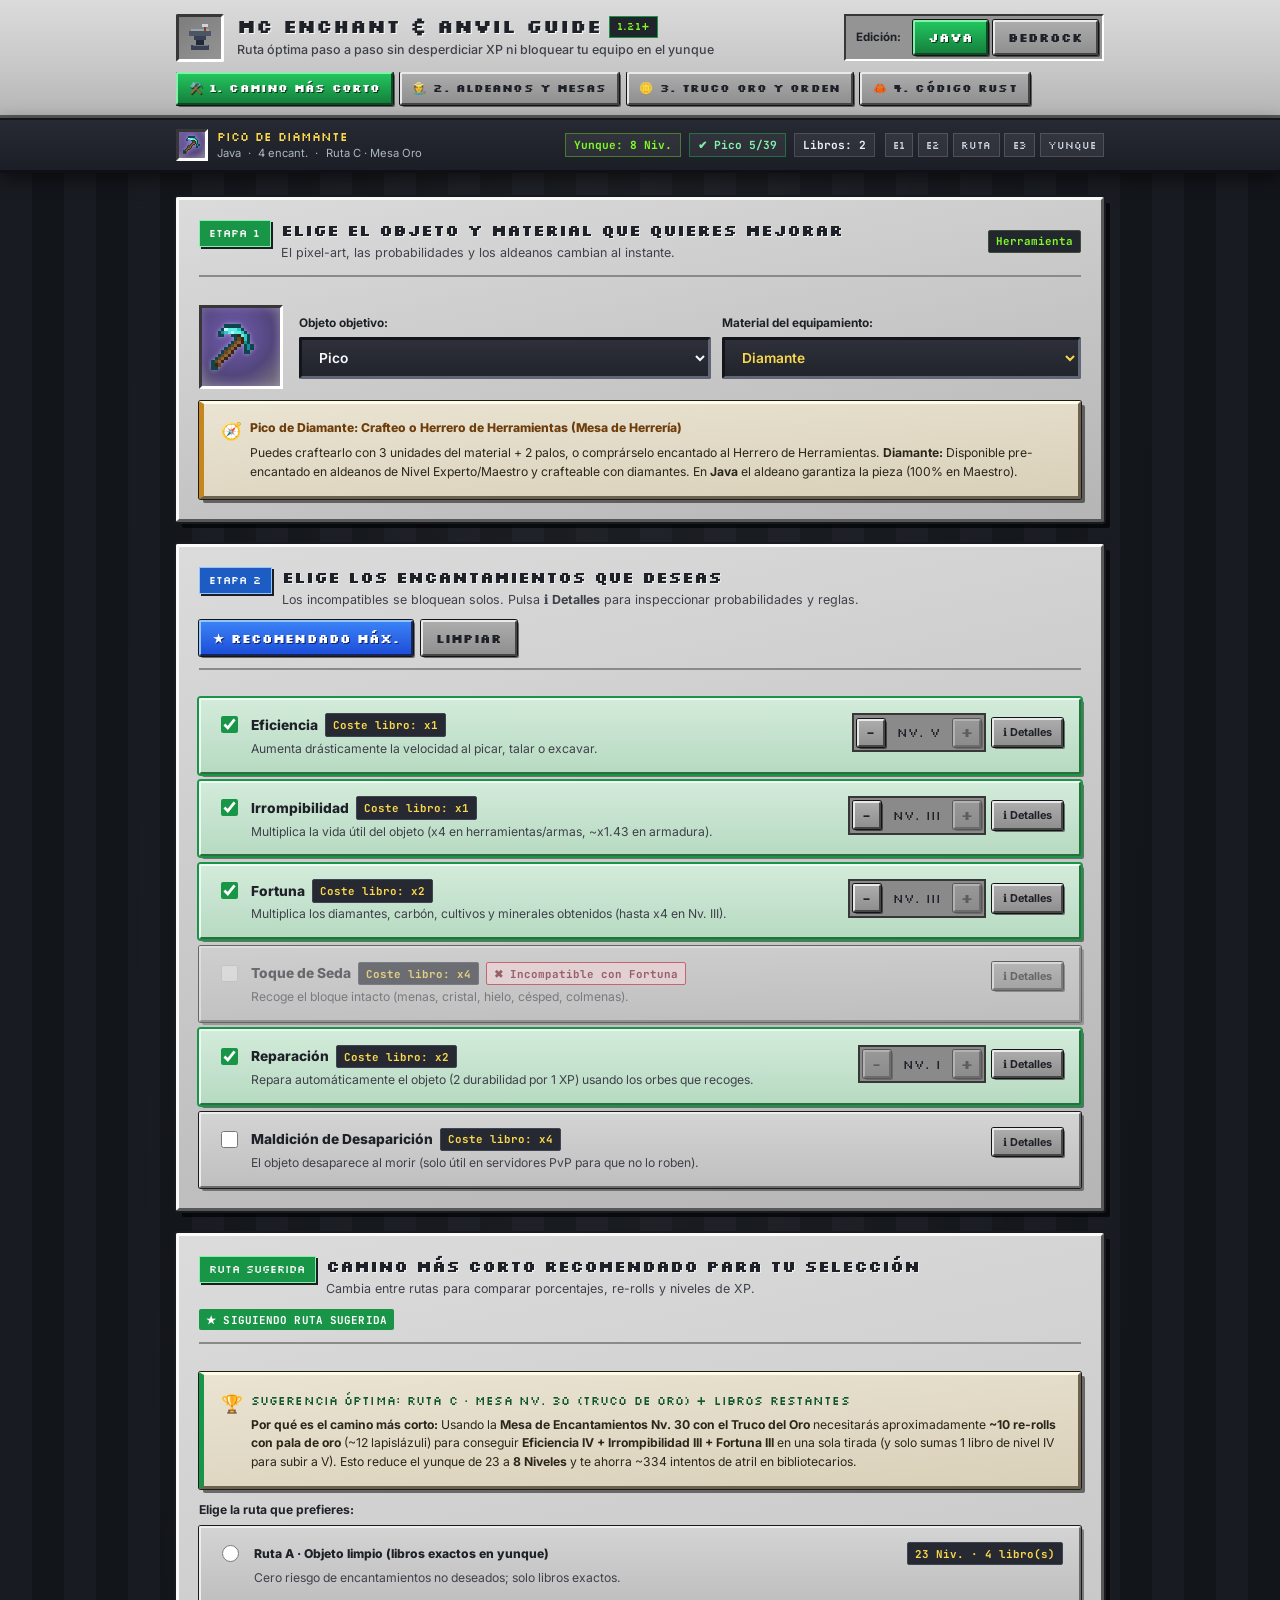
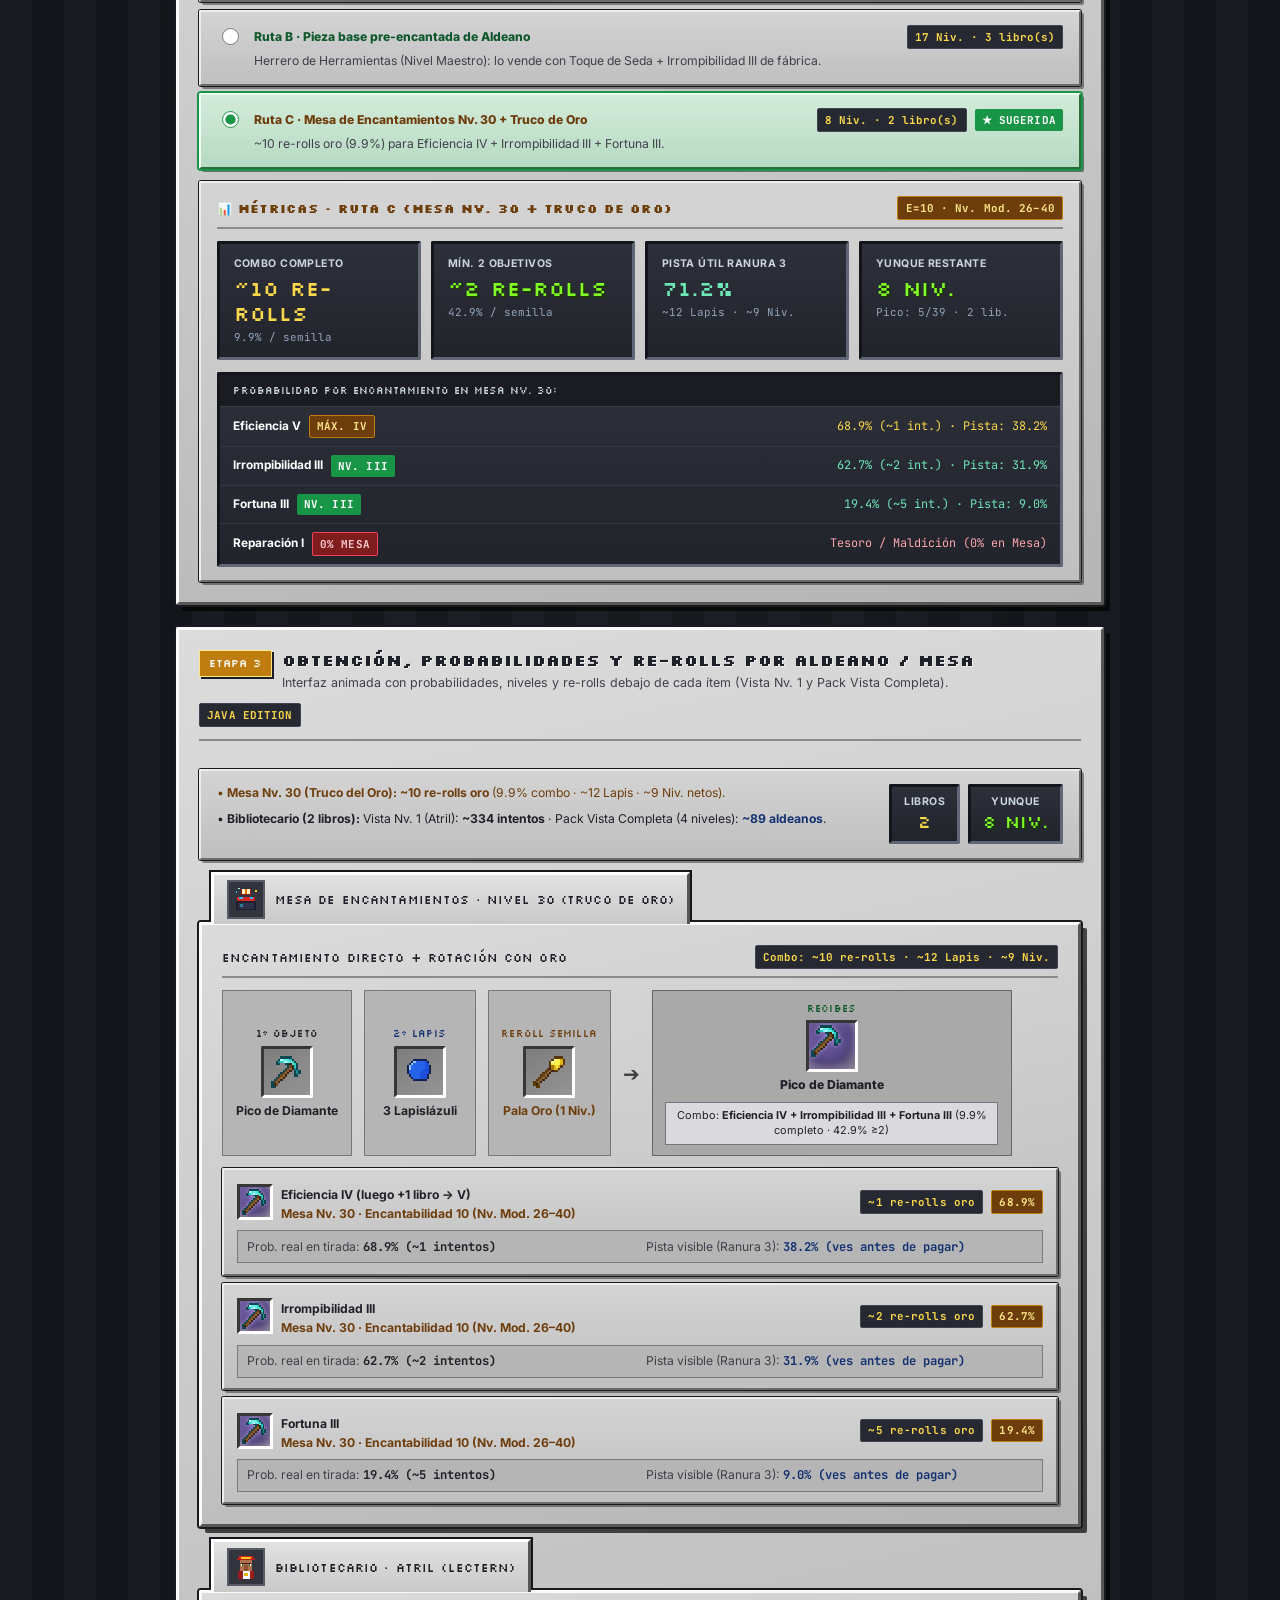
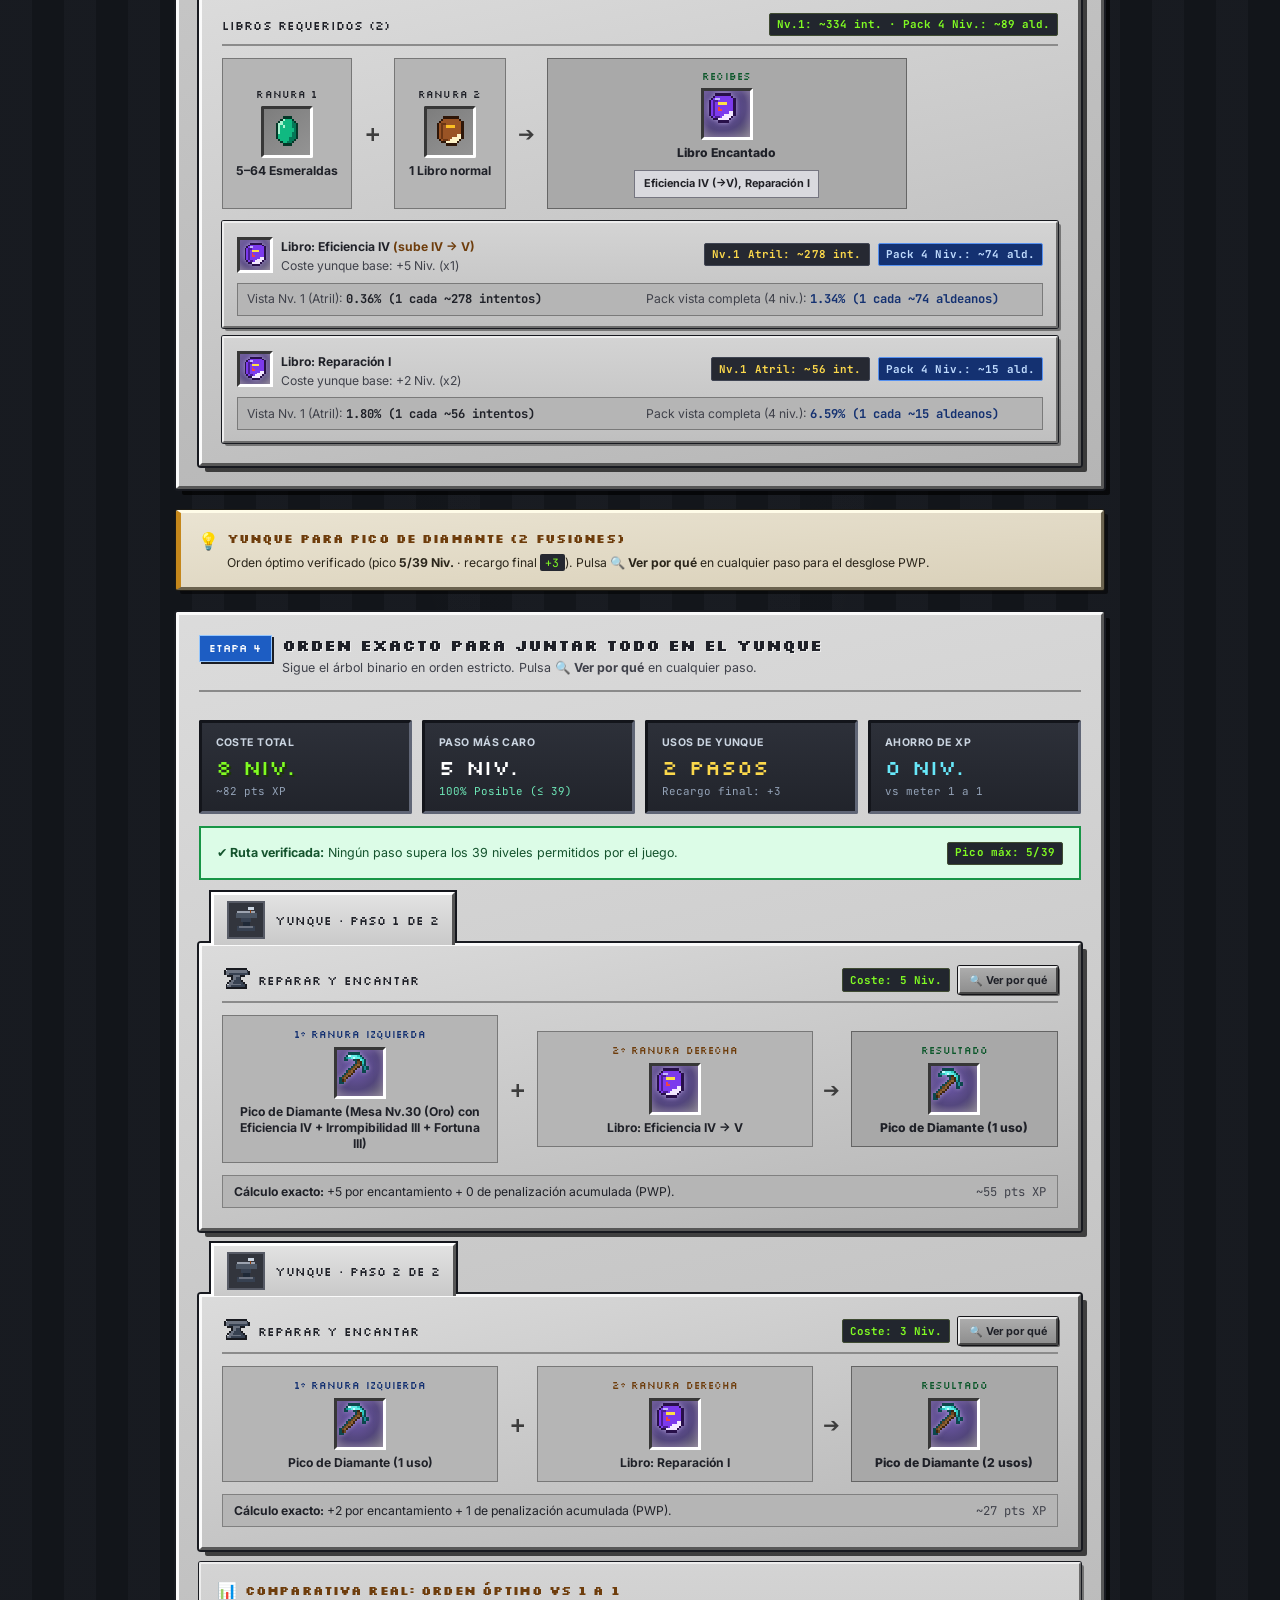
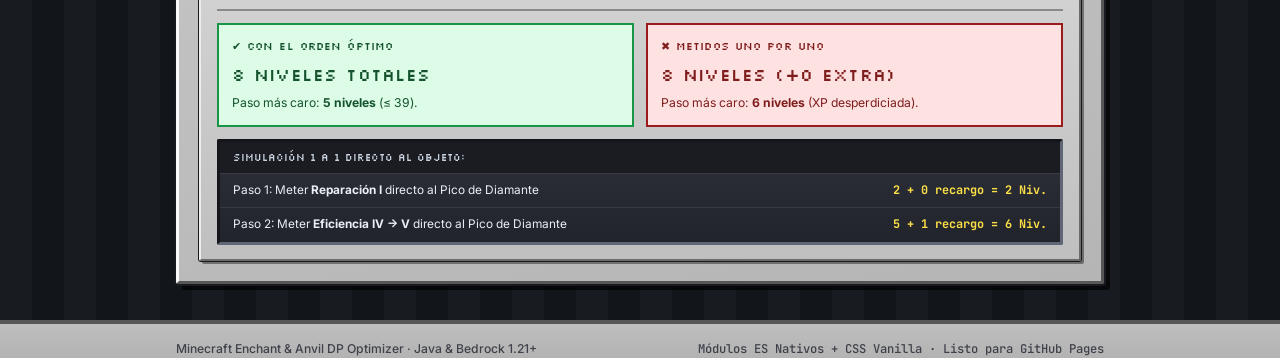
<file: index.html>
<!DOCTYPE html>
<html lang="es">
<head>
  <meta charset="UTF-8" />
  <meta name="viewport" content="width=device-width, initial-scale=1.0" />
  <title>Minecraft Enchant &amp; Anvil DP Optimizer (1.21+ Java &amp; Bedrock)</title>
  <meta name="description" content="Calculadora interactiva con pixel-art animado fiel a Minecraft y motor Bitmask DP que encuentra el camino más corto y barato en XP para encantar cualquier equipamiento de Minecraft 1.21+ Java y Bedrock sin llegar a ¡Demasiado caro!" />
  <link rel="icon" type="image/svg+xml" href="data:image/svg+xml,%3Csvg xmlns='http://www.w3.org/2000/svg' viewBox='0 0 16 16' shape-rendering='crispEdges'%3E%3Crect width='16' height='16' fill='%23181a22'/%3E%3Crect x='2' y='3' width='12' height='3' fill='%236b7280'/%3E%3Crect x='3' y='2' width='10' height='1' fill='%23d1d5db'/%3E%3Crect x='5' y='6' width='6' height='2' fill='%234b5563'/%3E%3Crect x='6' y='8' width='4' height='3' fill='%23374151'/%3E%3Crect x='3' y='11' width='10' height='3' fill='%234b5563'/%3E%3C/svg%3E" />
  <link rel="preconnect" href="https://fonts.googleapis.com" />
  <link rel="preconnect" href="https://fonts.gstatic.com" crossorigin />
  <link href="https://fonts.googleapis.com/css2?family=Inter:wght@400;500;600;700;800&family=JetBrains+Mono:wght@500;700;800&family=Silkscreen:wght@400;700&display=swap" rel="stylesheet" />
  <link rel="stylesheet" href="./css/tokens.css" />
  <link rel="stylesheet" href="./css/components.css" />
  <link rel="stylesheet" href="./css/animations.css" />
</head>
<body>
  <!-- ======================================================================= -->
  <!-- CABECERA ESTILO GUI PIEDRA MINECRAFT                                    -->
  <!-- ======================================================================= -->
  <header class="mc-header">
    <div class="mc-container">
      <div class="mc-header-top">
        <div class="mc-brand">
          <button type="button" id="header-anvil-icon" class="mc-slot mc-slot-header mc-slot-interactive" aria-label="Animar yunque de cabecera" title="¡CLANK! Haz clic en el yunque"></button>
          <div>
            <div class="mc-brand-title-row">
              <h1>MC Enchant &amp; Anvil Guide</h1>
              <span class="mc-version-tag">1.21+</span>
            </div>
            <p class="mc-brand-sub">Ruta óptima paso a paso sin desperdiciar XP ni bloquear tu equipo en el yunque</p>
          </div>
        </div>

        <div class="mc-edition-switch" role="group" aria-label="Selector de edición de Minecraft">
          <span class="mc-edition-label">Edición:</span>
          <button type="button" id="btn-ed-java" class="mc-btn mc-tab-active font-pixel" aria-pressed="true">Java</button>
          <button type="button" id="btn-ed-bedrock" class="mc-btn font-pixel" aria-pressed="false">Bedrock</button>
        </div>
      </div>

      <nav class="mc-nav" role="tablist" aria-label="Secciones de la calculadora">
        <button type="button" id="tab-btn-calc" data-tab-target="calc" role="tab" aria-selected="true" class="mc-btn mc-tab-active font-pixel">
          ⚒️ 1. Camino Más Corto
        </button>
        <button type="button" id="tab-btn-villagers" data-tab-target="villagers" role="tab" aria-selected="false" class="mc-btn font-pixel">
          🧑‍🌾 2. Aldeanos y Mesas
        </button>
        <button type="button" id="tab-btn-theory" data-tab-target="theory" role="tab" aria-selected="false" class="mc-btn font-pixel">
          🪙 3. Truco Oro y Orden
        </button>
        <button type="button" id="tab-btn-rust" data-tab-target="rust" role="tab" aria-selected="false" class="mc-btn font-pixel">
          🦀 4. Código Rust
        </button>
      </nav>
    </div>
  </header>

  <!-- Barra de Resumen Vivo Sticky (siempre visible, compacta en PC y móvil) -->
  <div class="mc-live-strip" aria-live="polite">
    <div class="mc-container mc-live-strip-inner">
      <div class="mc-live-identity">
        <div id="live-strip-icon" class="mc-live-slot-mini mc-slot"></div>
        <div style="min-width:0;">
          <div id="live-strip-name" class="mc-live-item-name">Pico de Diamante</div>
          <div id="live-strip-meta" class="mc-live-meta"></div>
        </div>
      </div>

      <div class="flex-row" style="gap:0.6rem;">
        <div id="live-strip-kpis" class="mc-live-kpis"></div>
        <div class="mc-quick-jumps" aria-label="Accesos rápidos de etapa">
          <a class="mc-jump-link" href="#stage-1">E1</a>
          <a class="mc-jump-link" href="#stage-2">E2</a>
          <a class="mc-jump-link" href="#route-recommendation-section">Ruta</a>
          <a class="mc-jump-link" href="#stage-3">E3</a>
          <a class="mc-jump-link" href="#stage-4">Yunque</a>
        </div>
      </div>
    </div>
  </div>

  <!-- ======================================================================= -->
  <!-- CONTENEDOR PRINCIPAL                                                    -->
  <!-- ======================================================================= -->
  <main class="mc-main">
    <div class="mc-container">

      <!-- =================================================================== -->
      <!-- PESTAÑA 1: RECORRIDO LINEAL LIMPIO (ETAPAS 1 -> 2 -> RUTA -> 3 -> 4) -->
      <!-- =================================================================== -->
      <div id="tab-calc" class="mc-stack" role="tabpanel" aria-labelledby="tab-btn-calc">

        <!-- ETAPA 1: ELIGE TU OBJETO Y MATERIAL -->
        <section id="stage-1" class="mc-panel mc-stack-sm">
          <div class="mc-panel-header">
            <div class="mc-panel-title-group">
              <span class="mc-stage-tag mc-stage-tag--emerald">ETAPA 1</span>
              <div>
                <h2 class="mc-panel-title">Elige el objeto y material que quieres mejorar</h2>
                <p class="mc-panel-subtitle">El pixel-art, las probabilidades y los aldeanos cambian al instante.</p>
              </div>
            </div>
            <span id="item-category-badge" class="mc-badge mc-badge--xp">Herramienta</span>
          </div>

          <div class="mc-item-selector-row">
            <button type="button" id="selected-item-icon" class="mc-slot mc-slot-hero mc-slot-interactive" aria-label="Vista previa pixel-art del ítem seleccionado"></button>
            <div id="selector-fields-grid" class="mc-selector-fields mc-selector-fields--two">
              <div>
                <label for="item-select" class="mc-field-label">Objeto objetivo:</label>
                <select id="item-select" class="mc-recessed-dark"></select>
              </div>
              <div id="material-select-wrap" class="hidden">
                <label for="material-select" class="mc-field-label">Material del equipamiento:</label>
                <select id="material-select" class="mc-recessed-dark mc-select-gold"></select>
              </div>
            </div>
          </div>

          <!-- Origen del ítem y material -->
          <div id="item-origin-box" class="mc-tip-box"></div>
        </section>

        <!-- ETAPA 2: SELECCIONA ENCANTAMIENTOS Y NIVELES VÁLIDOS -->
        <section id="stage-2" class="mc-panel mc-stack-sm">
          <div class="mc-panel-header">
            <div class="mc-panel-title-group">
              <span class="mc-stage-tag mc-stage-tag--lapis">ETAPA 2</span>
              <div>
                <h2 class="mc-panel-title">Elige los encantamientos que deseas</h2>
                <p class="mc-panel-subtitle">Los incompatibles se bloquean solos. Pulsa <strong>ℹ Detalles</strong> para inspeccionar probabilidades y reglas.</p>
              </div>
            </div>
            <div class="flex-row">
              <button type="button" id="btn-god-roll" class="mc-btn mc-btn--lapis font-pixel">★ Recomendado Máx.</button>
              <button type="button" id="btn-clear-enchants" class="mc-btn font-pixel">Limpiar</button>
            </div>
          </div>

          <div id="enchants-list" class="mc-stack-xs"></div>
        </section>

        <!-- RUTA SUGERIDA Y PANEL CONCISO DINÁMICO SEGÚN OPCIÓN SELECCIONADA -->
        <section id="route-recommendation-section" class="mc-panel mc-stack-sm">
          <div class="mc-panel-header">
            <div class="mc-panel-title-group">
              <span class="mc-stage-tag mc-stage-tag--emerald">RUTA SUGERIDA</span>
              <div>
                <h2 class="mc-panel-title">Camino más corto recomendado para tu selección</h2>
                <p class="mc-panel-subtitle">Cambia entre rutas para comparar porcentajes, re-rolls y niveles de XP.</p>
              </div>
            </div>
            <span id="route-mode-badge" class="mc-badge mc-badge--emerald font-pixel">★ SIGUIENDO RUTA SUGERIDA</span>
          </div>

          <div id="recommended-route-banner" class="mc-tip-box mc-tip-box--success"></div>

          <div class="mc-stack-xs">
            <div class="flex-between">
              <p class="text-xs" style="font-weight:700;">Elige la ruta que prefieres:</p>
              <button type="button" id="btn-reset-recommended" class="hidden mc-btn mc-btn--emerald mc-btn--sm font-pixel">
                Volver a la sugerida
              </button>
            </div>

            <label id="wrap-clean-base" class="mc-card mc-route-option">
              <input type="radio" name="base-strategy" id="rad-clean-base" value="clean" checked />
              <div class="text-xs" style="flex:1;">
                <div class="flex-between">
                  <span style="font-weight:800;">Ruta A · Objeto limpio (libros exactos en yunque)</span>
                  <div class="flex-row">
                    <span id="cost-tag-clean" class="hidden mc-badge mc-badge--dark"></span>
                    <span id="tag-rec-clean" class="hidden mc-badge mc-badge--emerald font-pixel">★ SUGERIDA</span>
                  </div>
                </div>
                <span class="text-muted" style="display:block; margin-top:0.2rem;">Cero riesgo de encantamientos no deseados; solo libros exactos.</span>
              </div>
            </label>

            <label id="wrap-villager-base" class="mc-card mc-route-option">
              <input type="radio" name="base-strategy" id="rad-villager-base" value="villager" />
              <div class="text-xs" style="flex:1;">
                <div class="flex-between">
                  <span style="font-weight:800;" class="text-emerald">Ruta B · Pieza base pre-encantada de Aldeano</span>
                  <div class="flex-row">
                    <span id="cost-tag-villager" class="hidden mc-badge mc-badge--dark"></span>
                    <span id="tag-rec-villager" class="hidden mc-badge mc-badge--emerald font-pixel">★ SUGERIDA</span>
                  </div>
                </div>
                <span id="desc-villager-base" class="text-muted" style="display:block; margin-top:0.2rem;"></span>
              </div>
            </label>

            <label id="wrap-gold-trick" class="mc-card mc-route-option">
              <input type="radio" name="base-strategy" id="rad-gold-trick" value="gold" />
              <div class="text-xs" style="flex:1;">
                <div class="flex-between">
                  <span style="font-weight:800;" class="text-gold">Ruta C · Mesa de Encantamientos Nv. 30 + Truco de Oro</span>
                  <div class="flex-row">
                    <span id="cost-tag-gold" class="hidden mc-badge mc-badge--dark"></span>
                    <span id="tag-rec-gold" class="hidden mc-badge mc-badge--emerald font-pixel">★ SUGERIDA</span>
                  </div>
                </div>
                <span id="desc-gold-trick" class="text-muted" style="display:block; margin-top:0.2rem;"></span>
              </div>
            </label>
          </div>

          <!-- Panel conciso que cambia dinámicamente según Ruta A / B / C seleccionada -->
          <div id="route-detail-panel" class="hidden mc-card mc-stack-sm"></div>
        </section>

        <!-- ETAPA 3 FUSIONADA: OBTENCIÓN VISUAL + PROBABILIDADES, NIVELES Y RE-ROLLS DE CADA ALDEANO/MESA Y LIBRO -->
        <section id="stage-3" class="mc-panel mc-stack-sm">
          <div class="mc-panel-header">
            <div class="mc-panel-title-group">
              <span class="mc-stage-tag mc-stage-tag--gold">ETAPA 3</span>
              <div>
                <h2 class="mc-panel-title">Obtención, Probabilidades y Re-rolls por Aldeano / Mesa</h2>
                <p class="mc-panel-subtitle">Interfaz animada con probabilidades, niveles y re-rolls debajo de cada ítem (Vista Nv. 1 y Pack Vista Completa).</p>
              </div>
            </div>
            <span id="reroll-ed-badge" class="mc-badge mc-badge--dark font-pixel">JAVA EDITION</span>
          </div>

          <div id="reroll-summary-banner" class="mc-card"></div>
          <div id="stage3-unified-showcase" class="mc-stack-sm"></div>
        </section>

        <!-- DIAGNÓSTICO DE YUNQUE -->
        <div id="interlude-before-anvil" class="mc-tip-box"></div>

        <!-- ETAPA 4: ORDEN EXACTO EN EL YUNQUE + INSPECTOR PWP -->
        <section id="stage-4" class="mc-panel mc-stack-sm">
          <div class="mc-panel-header">
            <div class="mc-panel-title-group">
              <span class="mc-stage-tag mc-stage-tag--lapis">ETAPA 4</span>
              <div>
                <h2 class="mc-panel-title">Orden exacto para juntar todo en el Yunque</h2>
                <p class="mc-panel-subtitle">Sigue el árbol binario en orden estricto. Pulsa <strong>🔍 Ver por qué</strong> en cualquier paso.</p>
              </div>
            </div>
          </div>

          <div class="mc-grid-4">
            <div class="mc-recessed-dark mc-kpi-box">
              <span class="mc-kpi-label">Coste total</span>
              <div id="kpi-total-levels" class="mc-kpi-value mc-xp-text">0 Niv.</div>
              <span id="kpi-total-xp" class="mc-kpi-sub">0 pts XP</span>
            </div>
            <div class="mc-recessed-dark mc-kpi-box">
              <span class="mc-kpi-label">Paso más caro</span>
              <div id="kpi-max-step" class="mc-kpi-value" style="color:#ffffff;">0 Niv.</div>
              <span id="kpi-anvil-status" class="mc-kpi-sub text-light-emerald">Límite: 39 Niv.</span>
            </div>
            <div class="mc-recessed-dark mc-kpi-box">
              <span class="mc-kpi-label">Usos de yunque</span>
              <div id="kpi-steps-count" class="mc-kpi-value text-light-gold">0 pasos</div>
              <span id="kpi-pwp-final" class="mc-kpi-sub">Recargo final: +0</span>
            </div>
            <div class="mc-recessed-dark mc-kpi-box">
              <span class="mc-kpi-label">Ahorro de XP</span>
              <div id="kpi-savings" class="mc-kpi-value text-light-cyan">0 Niv.</div>
              <span id="kpi-savings-sub" class="mc-kpi-sub">vs meter 1 a 1</span>
            </div>
          </div>

          <div id="anvil-alert-box" class="hidden"></div>
          <div id="steps-container" class="mc-stack-sm"></div>
          <div id="order-comparison-panel"></div>
        </section>
      </div>

      <!-- =================================================================== -->
      <!-- PESTAÑA 2: GUÍA INTERACTIVA DE ALDEANOS Y MESAS DE TRABAJO          -->
      <!-- =================================================================== -->
      <div id="tab-villagers" class="hidden mc-stack" role="tabpanel" aria-labelledby="tab-btn-villagers">
        <section class="mc-panel mc-stack-sm">
          <div class="mc-panel-header">
            <div class="mc-panel-title-group">
              <span class="mc-stage-tag mc-stage-tag--emerald">ALDEANOS</span>
              <div>
                <h2 class="mc-panel-title">Guía completa de Aldeanos y Mesas de Trabajo</h2>
                <p class="mc-panel-subtitle">Los aldeanos de equipamiento simulan una mesa Nv. 5–19. Se destacan automáticamente los útiles para tu ítem actual.</p>
              </div>
            </div>
          </div>

          <div id="villager-live-context" class="mc-tip-box mc-tip-box--info"></div>

          <div class="mc-grid-2">
            <div>
              <label for="villager-search" class="mc-field-label">Buscar profesión, ítem o encantamiento:</label>
              <input type="text" id="villager-search" placeholder="Ej. Pico, Protección, Atril, Lapis..." class="mc-recessed-dark" />
            </div>
            <div>
              <label for="villager-filter-prof" class="mc-field-label">Filtrar por profesión:</label>
              <select id="villager-filter-prof" class="mc-recessed-dark">
                <option value="ALL">Todas las profesiones</option>
                <option value="Bibliotecario">Bibliotecario (Atril)</option>
                <option value="Armero">Armero (Alto Horno)</option>
                <option value="Herrero de Armas">Herrero de Armas (Afiladora)</option>
                <option value="Herrero de Herramientas">Herrero de Herramientas (Mesa Herrería)</option>
                <option value="Flechero">Flechero (Mesa de Flechas)</option>
                <option value="Pescador">Pescador (Barril)</option>
                <option value="Clérigo">Clérigo (Soporte XP y Lapis)</option>
              </select>
            </div>
          </div>

          <div id="villager-cards-list" class="mc-stack-xs"></div>
        </section>
      </div>

      <!-- =================================================================== -->
      <!-- PESTAÑA 3: POR QUÉ IMPORTA EL ORDEN Y TRUCO DEL ORO                 -->
      <!-- =================================================================== -->
      <div id="tab-theory" class="hidden mc-stack" role="tabpanel" aria-labelledby="tab-btn-theory">
        <div id="theory-live-context" class="mc-tip-box mc-tip-box--success"></div>

        <section class="mc-panel mc-stack-sm">
          <div class="mc-panel-header">
            <h2 class="mc-panel-title">📐 ¿Por qué el orden cambia el coste de experiencia?</h2>
          </div>
          <p class="text-xs" style="line-height:1.6;">
            Cada vez que un objeto o libro pasa por el yunque, acumula un contador interno de usos (<code class="mc-code-inline">workCount</code>). El recargo adicional sigue la relación exponencial <code class="mc-code-inline">2^usos - 1</code>:
          </p>
          <div class="mc-grid-6" style="text-align:center;">
            <div class="mc-recessed-dark mc-kpi-box"><span class="mc-kpi-label">0 usos</span><span class="font-pixel text-xs" style="color:#fff;">+0 Niv.</span></div>
            <div class="mc-recessed-dark mc-kpi-box"><span class="mc-kpi-label">1 uso</span><span class="font-pixel text-xs" style="color:#fff;">+1 Niv.</span></div>
            <div class="mc-recessed-dark mc-kpi-box"><span class="mc-kpi-label">2 usos</span><span class="font-pixel text-xs text-light-gold">+3 Niv.</span></div>
            <div class="mc-recessed-dark mc-kpi-box"><span class="mc-kpi-label">3 usos</span><span class="font-pixel text-xs text-light-gold">+7 Niv.</span></div>
            <div class="mc-recessed-dark mc-kpi-box"><span class="mc-kpi-label">4 usos</span><span class="font-pixel text-xs" style="color:#fb923c;">+15 Niv.</span></div>
            <div class="mc-recessed-dark mc-kpi-box"><span class="mc-kpi-label">5 usos</span><span class="font-pixel text-xs text-light-danger">+31 Niv.</span></div>
          </div>
          <p class="text-xs" style="line-height:1.6;">
            Además, el yunque <strong>solo cobra el valor de los encantamientos en la ranura DERECHA</strong>. Al combinar dos libros o un objeto + libro, colocar siempre el más valioso a la <strong>IZQUIERDA</strong> y agrupar libros en parejas de 2 en 2 reduce tanto el total como el pico máximo por debajo de 39 niveles.
          </p>
        </section>

        <section class="mc-panel mc-stack-sm">
          <div class="mc-panel-header">
            <h2 class="mc-panel-title text-gold">🪙 Protocolo del Truco del Oro en Mesa Nivel 30</h2>
          </div>
          <p class="text-xs" style="line-height:1.6;">
            El <strong>Oro tiene encantabilidad 22–25</strong> (más del doble que el Diamante, con 10), lo que permite alcanzar los niveles modificados más altos del juego y rotar la semilla por apenas 1 nivel + 1 lapislázuli.
          </p>
          <ol class="text-xs mc-stack-xs" style="background:#b5b5b5; padding:0.9rem 1.1rem 0.9rem 1.8rem; border:2px solid #757575; line-height:1.55;">
            <li>Coloca tu pieza objetivo en la mesa (15 librerías con 1 bloque de aire limpio) y revisa la vista previa de Nivel 30 sin pagar nada.</li>
            <li>Si la pista no sirve, retira tu pieza, pon una <strong>pala o espada de oro</strong> y encántala en la <strong>1ª ranura (1 nivel + 1 lapislázuli)</strong> para rotar tu semilla aleatoria.</li>
            <li>Pasa las herramientas de oro encantadas por la <strong>Afiladora (Grindstone)</strong> para recuperar parte de la XP y vuelve a revisar tu pieza hasta ver 2 o 3 encantamientos deseados gratis.</li>
          </ol>

          <div class="mc-recessed-dark mc-stack-xs" style="padding:0.85rem;">
            <div class="font-pixel text-xs text-light-gold">Techos exactos de Nivel Modificado en Mesa Nv. 30 (15 librerías):</div>
            <div class="mc-grid-3 text-xs font-mono">
              <div style="background:#191b22; padding:0.55rem; border:1px solid #353944;"><strong>Arco/Tridente (E=1)</strong><span class="mc-kpi-sub">Rango: 26–36 (Sin Poder V)</span></div>
              <div style="background:#191b22; padding:0.55rem; border:1px solid #353944;"><strong>Diamante (E=10)</strong><span class="mc-kpi-sub text-light-cyan">Rango: 26–40 (Efic. máx. IV)</span></div>
              <div style="background:#191b22; padding:0.55rem; border:1px solid #353944;"><strong>Hierro Herr. (E=14)</strong><span class="mc-kpi-sub">Rango: 26–42 (Efic. V rara)</span></div>
              <div style="background:#191b22; padding:0.55rem; border:1px solid #353944;"><strong>Netherita (E=15)</strong><span class="mc-kpi-sub text-light-emerald">Rango: 26–43 (Efic. V ~2%)</span></div>
              <div style="background:#191b22; padding:0.55rem; border:1px solid #353944;"><strong>Oro Herr. (E=22)</strong><span class="mc-kpi-sub text-light-gold">Rango: 26–47 (Filo V / Efic. V)</span></div>
              <div style="background:#191b22; padding:0.55rem; border:1px solid #353944;"><strong>Oro Armad. (E=25)</strong><span class="mc-kpi-sub text-light-gold">Rango: 26–49 (Máx. juego)</span></div>
            </div>
          </div>
        </section>
      </div>

      <!-- =================================================================== -->
      <!-- PESTAÑA 4: CÓDIGO NATIVO EN RUST SINCRONIZADO EN VIVO               -->
      <!-- =================================================================== -->
      <div id="tab-rust" class="hidden mc-stack" role="tabpanel" aria-labelledby="tab-btn-rust">
        <section class="mc-panel mc-stack-sm">
          <div class="mc-panel-header">
            <div>
              <h2 class="mc-panel-title">🦀 Motor Nativo en Rust (Programación Dinámica)</h2>
              <p class="mc-panel-subtitle">El bloque <code class="mc-code-inline">main()</code> se sincroniza automáticamente con tu objeto y libros actuales.</p>
            </div>
            <div class="flex-row">
              <span id="rust-sync-badge" class="mc-badge mc-badge--xp">Sincronizado</span>
              <button type="button" id="btn-copy-rust" class="mc-btn mc-btn--emerald font-pixel">Copiar Código</button>
            </div>
          </div>
          <pre id="rust-code-block" class="mc-recessed-dark mc-code-block"></pre>
        </section>
      </div>

    </div>
  </main>

  <footer class="mc-footer">
    <div class="mc-container mc-footer-inner">
      <span>Minecraft Enchant &amp; Anvil DP Optimizer · Java &amp; Bedrock 1.21+</span>
      <span class="font-mono">Módulos ES Nativos + CSS Vanilla · Listo para GitHub Pages</span>
    </div>
  </footer>

  <script type="module" src="./js/app.js"></script>
</body>
</html>
</file>
<file: css/tokens.css>
/* ============================================================================
   DESIGN TOKENS — MINECRAFT VANILLA ELEVATED GUI (HSL CURATED PALETTE)
   ============================================================================ */

:root {
  /* Base dark stone / deepslate canvas */
  --mc-canvas: hsl(222, 18%, 10%);
  --mc-canvas-elevated: hsl(222, 16%, 14%);
  --mc-recessed-top: hsl(224, 12%, 20%);
  --mc-recessed-bottom: hsl(224, 13%, 15%);
  --mc-recessed-border-dark: hsl(224, 16%, 9%);
  --mc-recessed-border-light: hsl(224, 10%, 42%);

  /* Classic Minecraft Stone GUI surfaces */
  --mc-stone-hi: hsl(0, 0%, 86%);
  --mc-stone-mid: hsl(0, 0%, 78%);
  --mc-stone-lo: hsl(0, 0%, 71%);
  --mc-stone-card-hi: hsl(0, 0%, 83%);
  --mc-stone-card-lo: hsl(0, 0%, 75%);
  --mc-slot-hi: hsl(0, 0%, 58%);
  --mc-slot-lo: hsl(0, 0%, 49%);

  /* Bevel borders */
  --mc-bevel-light: hsl(0, 0%, 98%);
  --mc-bevel-soft-light: hsl(0, 0%, 93%);
  --mc-bevel-dark: hsl(0, 0%, 34%);
  --mc-bevel-soft-dark: hsl(0, 0%, 42%);
  --mc-outline-ink: hsl(228, 14%, 11%);

  /* Text colors */
  --mc-ink: hsl(230, 12%, 14%);
  --mc-ink-muted: hsl(230, 8%, 27%);
  --mc-ink-light: hsl(214, 32%, 94%);
  --mc-ink-light-muted: hsl(215, 16%, 72%);

  /* Semantic Minecraft Material Accents */
  --mc-emerald-hi: hsl(142, 69%, 52%);
  --mc-emerald: hsl(142, 72%, 34%);
  --mc-emerald-dark: hsl(144, 72%, 20%);
  --mc-emerald-bg: hsl(142, 42%, 86%);

  --mc-xp: hsl(94, 96%, 56%);
  --mc-xp-shadow: hsl(95, 76%, 12%);

  --mc-gold-hi: hsl(48, 96%, 64%);
  --mc-gold: hsl(38, 86%, 40%);
  --mc-gold-dark: hsl(30, 80%, 24%);
  --mc-gold-bg: hsl(44, 65%, 90%);

  --mc-lapis-hi: hsl(217, 84%, 64%);
  --mc-lapis: hsl(217, 74%, 44%);
  --mc-lapis-dark: hsl(221, 70%, 26%);

  --mc-crimson-hi: hsl(352, 82%, 64%);
  --mc-crimson: hsl(352, 74%, 44%);
  --mc-crimson-dark: hsl(352, 74%, 26%);
  --mc-crimson-bg: hsl(352, 75%, 92%);

  --mc-parchment-hi: hsl(44, 36%, 87%);
  --mc-parchment-lo: hsl(43, 30%, 79%);
  --mc-parchment-border: hsl(38, 76%, 44%);

  /* Typography */
  --font-sans: 'Inter', system-ui, -apple-system, BlinkMacSystemFont, sans-serif;
  --font-mono: 'JetBrains Mono', ui-monospace, SFMono-Regular, monospace;
  --font-pixel: 'Silkscreen', 'JetBrains Mono', monospace;

  /* Spacing & Layout */
  --container-max: 960px;
  --radius-px: 2px;
  --shadow-panel: 0 0 0 2px var(--mc-outline-ink), 6px 6px 0 rgba(0, 0, 0, 0.68);
  --shadow-card: 0 0 0 1px var(--mc-outline-ink), 3px 3px 0 rgba(0, 0, 0, 0.4);
}
</file>
<file: css/components.css>
/* ============================================================================
   COMPONENTES GUI MINECRAFT VANILLA ELEVADOS (VANILLA CSS PURO, RESPONSIVE)
   ============================================================================ */

*, *::before, *::after {
  box-sizing: border-box;
}

html {
  scroll-behavior: smooth;
}

body {
  margin: 0;
  min-height: 100vh;
  display: flex;
  flex-direction: column;
  font-family: var(--font-sans);
  color: var(--mc-ink);
  background-color: var(--mc-canvas);
  /* Subtle deepslate block texture (no glowing grids or particle meshes) */
  background-image:
    radial-gradient(ellipse at 50% 0%, rgba(255, 255, 255, 0.04) 0%, transparent 60%),
    repeating-linear-gradient(
      90deg,
      rgba(255, 255, 255, 0.012) 0px,
      rgba(255, 255, 255, 0.012) 32px,
      rgba(0, 0, 0, 0.14) 32px,
      rgba(0, 0, 0, 0.14) 64px
    );
  -webkit-font-smoothing: antialiased;
  line-height: 1.5;
}

h1, h2, h3, h4, p { margin: 0; }
button, select, input { font: inherit; }

.sr-only {
  position: absolute;
  width: 1px;
  height: 1px;
  overflow: hidden;
  clip: rect(0, 0, 0, 0);
  white-space: nowrap;
}

.hidden { display: none !important; }
.font-pixel { font-family: var(--font-pixel); letter-spacing: 0.01em; }
.font-mono { font-family: var(--font-mono); }

/* ============================================================================
   CABECERA + BARRA DE RESUMEN VIVO STICKY
   ============================================================================ */
.mc-header {
  background: linear-gradient(180deg, var(--mc-stone-hi) 0%, var(--mc-stone-mid) 60%, var(--mc-stone-lo) 100%);
  border-bottom: 3px solid var(--mc-bevel-dark);
}

.mc-container {
  width: 100%;
  max-width: var(--container-max);
  margin: 0 auto;
  padding: 0 1rem;
}

.mc-header-top {
  display: flex;
  flex-wrap: wrap;
  align-items: center;
  justify-content: space-between;
  gap: 0.75rem;
  padding: 0.85rem 0 0.65rem;
}

.mc-brand {
  display: flex;
  align-items: center;
  gap: 0.8rem;
  min-width: 0;
}

.mc-brand-title-row {
  display: flex;
  align-items: center;
  flex-wrap: wrap;
  gap: 0.5rem;
}

.mc-brand h1 {
  font-family: var(--font-pixel);
  font-size: clamp(0.95rem, 2.2vw, 1.18rem);
  color: var(--mc-ink);
  text-shadow: 1px 1px 0 var(--mc-bevel-light);
  line-height: 1.25;
}

.mc-brand-sub {
  font-size: 0.78rem;
  font-weight: 500;
  color: var(--mc-ink-muted);
  margin-top: 0.15rem;
}

.mc-version-tag {
  font-family: var(--font-pixel);
  font-size: 0.64rem;
  padding: 0.15rem 0.45rem;
  background: var(--mc-recessed-bottom);
  color: var(--mc-xp);
  border: 1px solid var(--mc-emerald);
}

.mc-edition-switch {
  display: inline-flex;
  align-items: center;
  gap: 0.35rem;
  background: var(--mc-slot-hi);
  padding: 0.25rem;
  border-top: 2px solid #373737;
  border-left: 2px solid #373737;
  border-right: 2px solid #ffffff;
  border-bottom: 2px solid #ffffff;
}

.mc-edition-label {
  font-size: 0.72rem;
  font-weight: 700;
  color: var(--mc-ink);
  padding: 0 0.4rem;
}

/* Navigation tabs */
.mc-nav {
  display: flex;
  gap: 0.45rem;
  overflow-x: auto;
  padding-bottom: 0.65rem;
  scrollbar-width: thin;
}

.mc-nav .mc-btn {
  padding: 0.38rem 0.68rem;
  font-size: 0.7rem;
}

/* Sticky Live Summary Strip */
.mc-live-strip {
  position: sticky;
  top: 0;
  z-index: 40;
  background: linear-gradient(180deg, #272a33 0%, #1b1e26 100%);
  border-top: 2px solid #14161c;
  border-bottom: 3px solid #0e1015;
  box-shadow: 0 6px 18px rgba(0, 0, 0, 0.5);
  color: var(--mc-ink-light);
  padding: 0.48rem 0;
}

section[id] {
  scroll-margin-top: 76px;
}

.mc-live-strip-inner {
  display: flex;
  flex-wrap: wrap;
  align-items: center;
  justify-content: space-between;
  gap: 0.6rem;
}

.mc-live-identity {
  display: flex;
  align-items: center;
  gap: 0.55rem;
  min-width: 0;
}

.mc-live-slot-mini {
  width: 32px;
  height: 32px;
  display: flex;
  align-items: center;
  justify-content: center;
  flex-shrink: 0;
}

.mc-live-item-name {
  font-family: var(--font-pixel);
  font-size: 0.72rem;
  color: var(--mc-gold-hi);
  white-space: nowrap;
  overflow: hidden;
  text-overflow: ellipsis;
}

.mc-live-meta {
  font-size: 0.7rem;
  color: var(--mc-ink-light-muted);
  display: flex;
  align-items: center;
  gap: 0.45rem;
  flex-wrap: wrap;
}

.mc-live-kpis {
  display: flex;
  align-items: center;
  gap: 0.5rem;
  flex-wrap: wrap;
}

.mc-live-pill {
  font-family: var(--font-mono);
  font-size: 0.7rem;
  font-weight: 700;
  padding: 0.18rem 0.5rem;
  background: rgba(255, 255, 255, 0.06);
  border: 1px solid rgba(255, 255, 255, 0.14);
  color: var(--mc-ink-light);
}

.mc-live-pill--xp { color: var(--mc-xp); border-color: rgba(128, 255, 32, 0.35); }
.mc-live-pill--ok { color: #86efac; border-color: rgba(34, 197, 94, 0.4); }
.mc-live-pill--warn { color: #fda4af; border-color: rgba(244, 63, 94, 0.55); background: rgba(136, 19, 55, 0.45); }

.mc-quick-jumps {
  display: none;
  gap: 0.3rem;
}

@media (min-width: 720px) {
  .mc-quick-jumps { display: inline-flex; }
}

.mc-jump-link {
  font-family: var(--font-pixel);
  font-size: 0.62rem;
  text-decoration: none;
  color: #cbd5e1;
  background: rgba(255, 255, 255, 0.07);
  padding: 0.2rem 0.45rem;
  border: 1px solid rgba(255, 255, 255, 0.15);
  transition: background 0.12s ease, color 0.12s ease;
}

.mc-jump-link:hover {
  background: var(--mc-emerald);
  color: #ffffff;
  border-color: var(--mc-emerald-hi);
}

/* ============================================================================
   MAIN & PANELS
   ============================================================================ */
.mc-main {
  flex: 1;
  padding: 1.5rem 0 2.25rem;
}

.mc-stack {
  display: flex;
  flex-direction: column;
  gap: 1.35rem;
}

.mc-stack-sm {
  display: flex;
  flex-direction: column;
  gap: 0.75rem;
}

.mc-stack-xs {
  display: flex;
  flex-direction: column;
  gap: 0.45rem;
}

/* Classic Stone Panel */
.mc-panel,
.mc-vanilla-gui {
  background: linear-gradient(168deg, var(--mc-stone-hi) 0%, var(--mc-stone-mid) 54%, var(--mc-stone-lo) 100%);
  color: var(--mc-ink);
  border-top: 3px solid var(--mc-bevel-light);
  border-left: 3px solid var(--mc-bevel-light);
  border-right: 3px solid var(--mc-bevel-dark);
  border-bottom: 3px solid var(--mc-bevel-dark);
  box-shadow: var(--shadow-panel);
  border-radius: var(--radius-px);
  padding: 1.25rem;
}

.mc-panel-header {
  display: flex;
  flex-wrap: wrap;
  align-items: center;
  justify-content: space-between;
  gap: 0.65rem;
  border-bottom: 2px solid #8a8a8a;
  padding-bottom: 0.75rem;
  margin-bottom: 1rem;
}

.mc-panel-title-group {
  display: flex;
  align-items: flex-start;
  gap: 0.65rem;
}

.mc-panel-title {
  font-family: var(--font-pixel);
  font-size: clamp(0.84rem, 1.8vw, 0.98rem);
  color: var(--mc-ink);
  text-shadow: 1px 1px 0 var(--mc-bevel-soft-light);
  line-height: 1.35;
}

.mc-panel-subtitle {
  font-size: 0.78rem;
  color: var(--mc-ink-muted);
  margin-top: 0.2rem;
}

/* Inner bevel card */
.mc-card {
  background: linear-gradient(180deg, var(--mc-stone-card-hi) 0%, var(--mc-stone-card-lo) 100%);
  color: var(--mc-ink);
  border-top: 2px solid var(--mc-bevel-soft-light);
  border-left: 2px solid var(--mc-bevel-soft-light);
  border-right: 2px solid var(--mc-bevel-soft-dark);
  border-bottom: 2px solid var(--mc-bevel-soft-dark);
  box-shadow: var(--shadow-card);
  border-radius: var(--radius-px);
  padding: 0.85rem 1rem;
  transition: filter 0.12s ease, transform 0.1s ease;
}

.mc-card-selected {
  background: linear-gradient(180deg, #d3ebda 0%, #b7dac2 100%);
  border-top-color: #eefef3;
  border-left-color: #eefef3;
  border-right-color: #2c6d3e;
  border-bottom-color: #2c6d3e;
  box-shadow: 0 0 0 2px var(--mc-emerald), 3px 3px 0 rgba(0, 0, 0, 0.45);
}

.mc-card-highlight {
  background: linear-gradient(180deg, #e7e1cb 0%, #d7cfaf 100%);
  border-top-color: #fffbe6;
  border-left: 4px solid var(--mc-gold);
}

.mc-card-disabled {
  opacity: 0.56;
  cursor: not-allowed;
}

/* Recessed dark display / form inputs */
.mc-recessed-dark {
  background: linear-gradient(180deg, var(--mc-recessed-top) 0%, var(--mc-recessed-bottom) 100%);
  color: var(--mc-ink-light);
  border-top: 3px solid var(--mc-recessed-border-dark);
  border-left: 3px solid var(--mc-recessed-border-dark);
  border-right: 3px solid var(--mc-recessed-border-light);
  border-bottom: 3px solid var(--mc-recessed-border-light);
  border-radius: var(--radius-px);
}

select.mc-recessed-dark,
input.mc-recessed-dark {
  width: 100%;
  padding: 0.55rem 0.8rem;
  font-size: 0.86rem;
  font-weight: 600;
  color: #f8fafc;
  background-color: #23262e;
  color-scheme: dark;
  outline: none;
  cursor: pointer;
}

input.mc-recessed-dark { cursor: text; }

select.mc-recessed-dark:focus,
input.mc-recessed-dark:focus {
  box-shadow: 0 0 0 2px var(--mc-emerald-hi);
}

select.mc-recessed-dark option {
  background-color: #1c1f26;
  color: #f8fafc;
}

.mc-select-gold { color: var(--mc-gold-hi) !important; }

/* Parchment reactive tip boxes */
.mc-tip-box {
  background: linear-gradient(176deg, var(--mc-parchment-hi) 0%, var(--mc-parchment-lo) 100%);
  color: #2b261b;
  border-top: 3px solid #fffce8;
  border-left: 5px solid var(--mc-parchment-border);
  border-right: 3px solid #6b634f;
  border-bottom: 3px solid #6b634f;
  box-shadow: 0 0 0 1px #1d1b15, 4px 4px 0 rgba(0, 0, 0, 0.5);
  border-radius: var(--radius-px);
  padding: 0.95rem 1.05rem;
}

.mc-tip-box--info { border-left-color: var(--mc-lapis); }
.mc-tip-box--success { border-left-color: var(--mc-emerald); }
.mc-tip-box--danger { border-left-color: var(--mc-crimson); background: linear-gradient(176deg, #fae2e5 0%, #f1ccd2 100%); }

/* Slots & Vanilla GUI tabs */
.mc-slot {
  background: linear-gradient(145deg, var(--mc-slot-lo) 0%, var(--mc-slot-hi) 100%);
  border-top: 3px solid #373737;
  border-left: 3px solid #373737;
  border-right: 3px solid #ffffff;
  border-bottom: 3px solid #ffffff;
  border-radius: var(--radius-px);
  display: flex;
  align-items: center;
  justify-content: center;
  position: relative;
}

.mc-slot-hero {
  width: 84px;
  height: 84px;
  flex-shrink: 0;
}

.mc-slot-trade {
  width: 52px;
  height: 52px;
  flex-shrink: 0;
}

.mc-slot-header {
  width: 48px;
  height: 48px;
  flex-shrink: 0;
}

.mc-vanilla-header-tab {
  display: inline-flex;
  align-items: center;
  gap: 0.6rem;
  background: linear-gradient(180deg, #e2e2e2 0%, #c9c9c9 100%);
  color: var(--mc-ink);
  border-top: 3px solid #ffffff;
  border-left: 3px solid #ffffff;
  border-right: 3px solid #555555;
  box-shadow: -2px -2px 0 #14161c, 2px -2px 0 #14161c;
  padding: 0.35rem 0.8rem;
  margin-left: 0.75rem;
  position: relative;
  z-index: 2;
  margin-bottom: -2px;
}

.px-actor-btn {
  background: #32353d;
  border: 2px solid #575b66;
  padding: 0.2rem;
  cursor: pointer;
  display: inline-flex;
  align-items: center;
  justify-content: center;
  position: relative;
  transition: transform 0.12s steps(2), border-color 0.12s ease;
}

.px-actor-btn:hover {
  border-color: var(--mc-gold-hi);
  transform: scale(1.06);
}

/* Dynamic speech bubble for clicked villager/station */
.mc-speech-bubble {
  display: flex;
  align-items: flex-start;
  justify-content: space-between;
  gap: 0.75rem;
  background: #171a22;
  color: #f8fafc;
  border: 2px solid var(--mc-gold-hi);
  padding: 0.65rem 0.85rem;
  font-size: 0.78rem;
  line-height: 1.5;
  box-shadow: 3px 3px 0 rgba(0, 0, 0, 0.55);
}

.mc-speech-bubble strong { color: var(--mc-xp); }

/* ============================================================================
   BUTTONS & BADGES
   ============================================================================ */
.mc-btn {
  display: inline-flex;
  align-items: center;
  justify-content: center;
  gap: 0.4rem;
  background: linear-gradient(180deg, #acacac 0%, #8f8f8f 100%);
  color: var(--mc-ink);
  border-top: 2px solid #e9e9e9;
  border-left: 2px solid #e9e9e9;
  border-right: 2px solid #454545;
  border-bottom: 2px solid #454545;
  box-shadow: 0 0 0 1px #141418, 2px 2px 0 rgba(0, 0, 0, 0.5);
  border-radius: var(--radius-px);
  padding: 0.42rem 0.78rem;
  font-size: 0.76rem;
  font-weight: 700;
  cursor: pointer;
  white-space: nowrap;
  transition: transform 0.06s ease, filter 0.1s ease;
}

.mc-btn:hover:not(:disabled) { filter: brightness(1.07); }
.mc-btn:active:not(:disabled) {
  transform: translate(1px, 1px);
  border-top-color: #454545;
  border-left-color: #454545;
  border-right-color: #e9e9e9;
  border-bottom-color: #e9e9e9;
}
.mc-btn:disabled { opacity: 0.42; cursor: not-allowed; }

.mc-btn--emerald,
.mc-tab-active {
  background: linear-gradient(180deg, #22c55e 0%, #15803d 100%);
  color: #ffffff;
  text-shadow: 1px 1px 0 #0a381b;
  border-top-color: #86efac;
  border-left-color: #86efac;
  border-right-color: #0d4a22;
  border-bottom-color: #0d4a22;
}

.mc-btn--lapis {
  background: linear-gradient(180deg, #3b82f6 0%, #1d4ed8 100%);
  color: #ffffff;
  text-shadow: 1px 1px 0 #0f256e;
  border-top-color: #93c5fd;
  border-left-color: #93c5fd;
  border-right-color: #172554;
  border-bottom-color: #172554;
}

.mc-btn--gold {
  background: linear-gradient(180deg, #f59e0b 0%, #b45309 100%);
  color: #ffffff;
  text-shadow: 1px 1px 0 #451a03;
  border-top-color: #fde68a;
  border-left-color: #fde68a;
  border-right-color: #451a03;
  border-bottom-color: #451a03;
}

.mc-btn--sm {
  padding: 0.25rem 0.55rem;
  font-size: 0.68rem;
}

.mc-btn--icon {
  width: 28px;
  height: 28px;
  padding: 0;
}

/* Stage pills & semantic tags */
.mc-stage-tag {
  font-family: var(--font-pixel);
  font-size: 0.68rem;
  padding: 0.28rem 0.58rem;
  color: #ffffff;
  box-shadow: 2px 2px 0 #1b1d24;
  flex-shrink: 0;
}
.mc-stage-tag--emerald { background: var(--mc-emerald); border: 1px solid #86efac; }
.mc-stage-tag--lapis   { background: var(--mc-lapis); border: 1px solid #93c5fd; }
.mc-stage-tag--gold    { background: var(--mc-gold); border: 1px solid #fde68a; }
.mc-stage-tag--slate   { background: #334155; border: 1px solid #94a3b8; }

.mc-badge {
  display: inline-flex;
  align-items: center;
  gap: 0.25rem;
  font-family: var(--font-mono);
  font-size: 0.68rem;
  font-weight: 700;
  padding: 0.16rem 0.45rem;
  border-radius: 2px;
}
.mc-badge--dark    { background: #262932; color: var(--mc-gold-hi); border: 1px solid #3f4452; }
.mc-badge--xp      { background: #22262e; color: var(--mc-xp); border: 1px solid #3f4b32; }
.mc-badge--emerald { background: var(--mc-emerald); color: #ffffff; }
.mc-badge--lapis   { background: var(--mc-lapis-dark); color: #bfdbfe; border: 1px solid var(--mc-lapis-hi); }
.mc-badge--gold    { background: var(--mc-gold-dark); color: #fde68a; border: 1px solid var(--mc-gold); }
.mc-badge--danger  { background: var(--mc-crimson-bg); color: var(--mc-crimson-dark); border: 1px solid var(--mc-crimson); }
.mc-badge--dark-danger { background: #7f1d1d; color: #fecdd3; border: 1px solid #f43f5e; }

.mc-xp-text {
  color: var(--mc-xp);
  text-shadow: 2px 2px 0 var(--mc-xp-shadow);
}

.mc-code-inline {
  font-family: var(--font-mono);
  font-size: 0.72rem;
  background: #242730;
  color: var(--mc-xp);
  padding: 0.08rem 0.35rem;
  border-radius: 2px;
}

/* ============================================================================
   STAGE 1: HERO SELECTOR + METRICS
   ============================================================================ */
.mc-item-selector-row {
  display: flex;
  flex-direction: column;
  gap: 1rem;
}

@media (min-width: 560px) {
  .mc-item-selector-row {
    flex-direction: row;
    align-items: center;
  }
}

.mc-selector-fields {
  flex: 1;
  min-width: 0;
  display: grid;
  grid-template-columns: 1fr;
  gap: 0.7rem;
}

@media (min-width: 640px) {
  .mc-selector-fields--two {
    grid-template-columns: 1.15fr 1fr;
  }
}

.mc-field-label {
  display: block;
  font-size: 0.74rem;
  font-weight: 700;
  color: var(--mc-ink);
  margin-bottom: 0.3rem;
}

/* Grids */
.mc-grid-2 {
  display: grid;
  grid-template-columns: 1fr;
  gap: 0.75rem;
}
.mc-grid-3 {
  display: grid;
  grid-template-columns: 1fr;
  gap: 0.65rem;
}
.mc-grid-4 {
  display: grid;
  grid-template-columns: repeat(2, 1fr);
  gap: 0.65rem;
}
.mc-grid-6 {
  display: grid;
  grid-template-columns: repeat(3, 1fr);
  gap: 0.5rem;
}

@media (min-width: 600px) {
  .mc-grid-2 { grid-template-columns: repeat(2, 1fr); }
  .mc-grid-3 { grid-template-columns: repeat(3, 1fr); }
  .mc-grid-4 { grid-template-columns: repeat(4, 1fr); }
  .mc-grid-6 { grid-template-columns: repeat(6, 1fr); }
}

.mc-kpi-box {
  padding: 0.75rem 0.85rem;
}
.mc-kpi-label {
  font-size: 0.66rem;
  font-weight: 700;
  letter-spacing: 0.04em;
  color: #cbd5e1;
  display: block;
  text-transform: uppercase;
}
.mc-kpi-value {
  font-family: var(--font-pixel);
  font-size: clamp(1rem, 2.5vw, 1.3rem);
  margin-top: 0.25rem;
  line-height: 1.2;
}
.mc-kpi-sub {
  font-family: var(--font-mono);
  font-size: 0.68rem;
  color: #94a3b8;
  display: block;
  margin-top: 0.2rem;
}

/* ============================================================================
   STAGE 2: ENCHANTMENT ROWS + CONTEXTUAL INSPECTOR DRAWER
   ============================================================================ */
.mc-enchant-row {
  display: flex;
  flex-direction: column;
  gap: 0.55rem;
}

.mc-enchant-main {
  display: flex;
  flex-wrap: wrap;
  align-items: flex-start;
  justify-content: space-between;
  gap: 0.7rem;
}

.mc-enchant-label {
  display: flex;
  align-items: flex-start;
  gap: 0.65rem;
  flex: 1;
  min-width: 210px;
  cursor: pointer;
}

.mc-enchant-label input[type="checkbox"] {
  width: 17px;
  height: 17px;
  margin-top: 0.18rem;
  accent-color: var(--mc-emerald);
  cursor: pointer;
  flex-shrink: 0;
}

.mc-enchant-controls {
  display: flex;
  align-items: center;
  gap: 0.4rem;
  flex-wrap: wrap;
}

.mc-level-stepper {
  display: inline-flex;
  align-items: center;
  gap: 0.3rem;
  background: #8a8a8a;
  padding: 0.2rem;
  border: 2px solid #373737;
}

.mc-level-readout {
  font-family: var(--font-pixel);
  font-size: 0.72rem;
  padding: 0 0.45rem;
  color: var(--mc-ink);
}

/* Contextual Inspector Drawer */
.mc-inspector {
  margin-top: 0.35rem;
  background: linear-gradient(180deg, #252831 0%, #1c1f27 100%);
  color: var(--mc-ink-light);
  border-top: 2px solid #13151b;
  border-left: 3px solid var(--mc-gold-hi);
  border-right: 2px solid #4e5361;
  border-bottom: 2px solid #4e5361;
  padding: 0.75rem 0.9rem;
  font-size: 0.76rem;
  line-height: 1.5;
}

.mc-inspector-grid {
  display: grid;
  grid-template-columns: 1fr;
  gap: 0.55rem;
  margin-top: 0.45rem;
}

@media (min-width: 600px) {
  .mc-inspector-grid { grid-template-columns: repeat(2, 1fr); }
}

.mc-inspector-cell {
  background: rgba(255, 255, 255, 0.045);
  border: 1px solid rgba(255, 255, 255, 0.1);
  padding: 0.5rem 0.65rem;
}

.mc-inspector-cell strong {
  display: block;
  font-size: 0.68rem;
  color: var(--mc-gold-hi);
  text-transform: uppercase;
  margin-bottom: 0.15rem;
}

/* ============================================================================
   ROUTES, TRADE GUIS, AND ANVIL STEPS
   ============================================================================ */
.mc-route-option {
  display: flex;
  align-items: flex-start;
  gap: 0.75rem;
  cursor: pointer;
}

.mc-route-option input[type="radio"] {
  width: 17px;
  height: 17px;
  margin-top: 0.18rem;
  accent-color: var(--mc-emerald);
  cursor: pointer;
  flex-shrink: 0;
}

.mc-trade-row {
  display: flex;
  flex-wrap: wrap;
  align-items: stretch;
  gap: 0.75rem;
}

.mc-trade-box {
  display: flex;
  flex-direction: column;
  align-items: center;
  justify-content: center;
  background: #b5b5b5;
  border: 1px solid #777777;
  padding: 0.65rem 0.8rem;
  min-width: 112px;
  text-align: center;
}

.mc-trade-box--result {
  background: #a9a9a9;
  border-color: #666666;
  max-width: 360px;
  flex: 1;
  min-width: 175px;
}

.mc-trade-arrow {
  font-family: var(--font-pixel);
  font-size: 1.25rem;
  color: #3d3d3d;
  align-self: center;
}

.mc-trade-caption {
  font-size: 0.68rem;
  background: #d9d9de;
  border: 1px solid #757580;
  color: #202026;
  padding: 0.35rem 0.55rem;
  margin-top: 0.45rem;
  line-height: 1.38;
}

/* Anvil Step Grid */
.mc-anvil-grid {
  display: grid;
  grid-template-columns: 1fr;
  gap: 0.65rem;
  align-items: center;
}

@media (min-width: 680px) {
  .mc-anvil-grid {
    grid-template-columns: 4fr auto 4fr auto 3fr;
  }
}

.mc-anvil-slot-box {
  display: flex;
  flex-direction: column;
  align-items: center;
  text-align: center;
  background: #b5b5b5;
  border: 1px solid #787878;
  padding: 0.65rem 0.55rem;
  gap: 0.35rem;
}

.mc-anvil-slot-box--result {
  background: #a8a8a8;
  border-color: #646464;
}

.mc-anvil-too-expensive {
  outline: 3px solid var(--mc-crimson);
}

/* Comparison table rows */
.mc-dark-list-header {
  padding: 0.48rem 0.8rem;
  background: #1a1c22;
  font-family: var(--font-pixel);
  font-size: 0.64rem;
  color: #cbd5e1;
  border-bottom: 1px solid #383c47;
}

.mc-dark-list-row {
  display: flex;
  flex-wrap: wrap;
  align-items: center;
  justify-content: space-between;
  gap: 0.45rem;
  padding: 0.5rem 0.8rem;
  border-bottom: 1px solid #353944;
  font-size: 0.74rem;
}

.mc-dark-list-row:last-child { border-bottom: none; }
.mc-dark-list-row--danger { background: rgba(127, 29, 29, 0.55); color: #fecdd3; }

/* Alert banners */
.mc-alert {
  padding: 0.85rem 1rem;
  border: 2px solid;
  font-size: 0.78rem;
  line-height: 1.45;
  display: flex;
  flex-wrap: wrap;
  align-items: center;
  justify-content: space-between;
  gap: 0.65rem;
}
.mc-alert--success { background: #dcfce7; border-color: var(--mc-emerald); color: #14532d; }
.mc-alert--danger  { background: #fee2e2; border-color: var(--mc-crimson); color: #7f1d1d; }

/* Comparison side-by-side cards */
.mc-compare-good {
  background: #dcfce7;
  border: 2px solid var(--mc-emerald);
  color: #14532d;
  padding: 0.8rem;
}
.mc-compare-bad {
  background: #fee2e2;
  border: 2px solid #991b1b;
  color: #7f1d1d;
  padding: 0.8rem;
}

/* Rust code block */
.mc-code-block {
  padding: 1rem;
  font-family: var(--font-mono);
  font-size: 0.76rem;
  line-height: 1.55;
  color: #86efac;
  overflow-x: auto;
  margin: 0;
  white-space: pre;
}

/* Footer */
.mc-footer {
  border-top: 4px solid var(--mc-bevel-dark);
  background: linear-gradient(180deg, #bebebe 0%, #aeaeae 100%);
  padding: 1rem 0;
  margin-top: auto;
}

.mc-footer-inner {
  display: flex;
  flex-wrap: wrap;
  align-items: center;
  justify-content: space-between;
  gap: 0.5rem;
  font-size: 0.76rem;
  color: var(--mc-ink-muted);
  font-weight: 500;
}

/* Custom stone scrollbar */
::-webkit-scrollbar { width: 10px; height: 10px; }
::-webkit-scrollbar-track { background: #14161d; border-left: 2px solid #2b2f3c; }
::-webkit-scrollbar-thumb { background: #8c8c8c; border: 2px solid #373737; }
::-webkit-scrollbar-thumb:hover { background: #a6a6a6; }

/* Utility helpers */
.flex-between { display: flex; flex-wrap: wrap; align-items: center; justify-content: space-between; gap: 0.5rem; }
.flex-row { display: flex; flex-wrap: wrap; align-items: center; gap: 0.5rem; }
.text-xs { font-size: 0.76rem; }
.text-sm { font-size: 0.84rem; }
.text-muted { color: var(--mc-ink-muted); }
.text-gold { color: var(--mc-gold-dark); }
.text-emerald { color: var(--mc-emerald-dark); }
.text-lapis { color: var(--mc-lapis-dark); }
.text-danger { color: var(--mc-crimson-dark); }
.text-light-gold { color: var(--mc-gold-hi); }
.text-light-cyan { color: #67e8f9; }
.text-light-emerald { color: #6ee7b7; }
.text-light-danger { color: #fda4af; }
</file>
<file: css/animations.css>
/* ============================================================================
   ANIMACIONES PIXEL-ART INTERACTIVAS (BRILLO, ALDEANOS, MESA, YUNQUE, ORBES)
   ============================================================================ */

.px-svg,
.px-actor-svg {
  display: block;
  image-rendering: pixelated;
  shape-rendering: crispEdges;
}

.px-icon-xs { width: 20px; height: 20px; }
.px-icon-sm { width: 28px; height: 28px; }
.px-icon-md { width: 36px; height: 36px; }
.px-icon-lg { width: 52px; height: 52px; }

.px-actor-sm { width: 28px; height: 28px; }
.px-actor-md { width: 36px; height: 36px; }
.px-actor-lg { width: 46px; height: 46px; }

/* Enchanted slot diagonal light sweep (authentic glint without neon clutter) */
.mc-slot-enchanted {
  position: relative;
  overflow: hidden;
  background: radial-gradient(circle at 40% 35%, hsl(256, 34%, 52%) 0%, hsl(254, 28%, 38%) 58%, var(--mc-slot-lo) 100%);
  border-top: 3px solid #373737;
  border-left: 3px solid #373737;
  border-right: 3px solid #ffffff;
  border-bottom: 3px solid #ffffff;
  box-shadow: inset 0 0 8px rgba(216, 180, 254, 0.35);
}

.mc-slot-enchanted::after {
  content: '';
  position: absolute;
  inset: -60%;
  background: linear-gradient(
    118deg,
    transparent 38%,
    rgba(233, 213, 255, 0.32) 48%,
    rgba(255, 255, 255, 0.42) 51%,
    rgba(196, 181, 253, 0.22) 55%,
    transparent 65%
  );
  transform: translateX(-85%);
  animation: mc-glint-sweep 3.6s ease-in-out infinite;
  pointer-events: none;
}

@keyframes mc-glint-sweep {
  0%, 15% { transform: translateX(-85%); }
  55%, 100% { transform: translateX(85%); }
}

/* Subtle enchanted float on SVG inside enchanted slots */
.px-svg--enchanted {
  filter: drop-shadow(0 0 2px rgba(224, 204, 255, 0.55));
}

.px-svg--shimmer {
  animation: px-emerald-pulse 2.8s ease-in-out infinite;
}

@keyframes px-emerald-pulse {
  0%, 100% { filter: brightness(1); }
  50% { filter: brightness(1.16); }
}

.px-svg--xp-pulse {
  animation: px-xp-bob 1.8s ease-in-out infinite;
}

@keyframes px-xp-bob {
  0%, 100% { transform: translateY(0); filter: brightness(1); }
  50% { transform: translateY(-2px); filter: brightness(1.2); }
}

/* Interactive slot click bounce */
.mc-slot-interactive {
  cursor: pointer;
  transition: transform 0.14s steps(2), filter 0.14s ease;
}

.mc-slot-interactive:hover {
  transform: translateY(-2px) scale(1.04);
  filter: brightness(1.06);
}

.mc-slot-interactive.is-popping {
  animation: px-slot-pop 0.36s cubic-bezier(0.22, 1, 0.36, 1);
}

@keyframes px-slot-pop {
  0% { transform: scale(1); }
  35% { transform: scale(1.14) translateY(-3px); }
  70% { transform: scale(0.95); }
  100% { transform: scale(1); }
}

/* Villager periodic eye blink & gentle idle */
.px-actor-svg .px-eye {
  transform-box: fill-box;
  transform-origin: center;
  animation: px-blink 4.8s steps(1) infinite;
}

@keyframes px-blink {
  0%, 92%, 100% { transform: scaleY(1); }
  95% { transform: scaleY(0.1); }
}

.px-actor-svg .px-villager-head {
  transform-box: fill-box;
  transform-origin: bottom center;
  transition: transform 0.18s steps(3);
}

.px-actor-btn:hover .px-villager-head,
.is-reacting .px-villager-head {
  animation: px-villager-nod 0.45s steps(4);
}

@keyframes px-villager-nod {
  0% { transform: translateY(0); }
  30% { transform: translateY(2px); }
  65% { transform: translateY(-1px); }
  100% { transform: translateY(0); }
}

/* Enchanting table floating book & rising runes */
.px-actor-svg .px-table-book {
  animation: px-book-float 2.6s ease-in-out infinite;
}

@keyframes px-book-float {
  0%, 100% { transform: translateY(0); }
  50% { transform: translateY(-2.2px); }
}

.px-actor-svg .px-rune {
  animation: px-rune-drift 2.4s steps(5) infinite;
}
.px-actor-svg .px-rune-2 { animation-delay: 0.7s; }
.px-actor-svg .px-rune-3 { animation-delay: 1.4s; }

@keyframes px-rune-drift {
  0% { opacity: 0; transform: translateY(3px); }
  35% { opacity: 1; }
  80% { opacity: 0.9; transform: translateY(-3px); }
  100% { opacity: 0; transform: translateY(-4px); }
}

/* Gentle underwater / End float */
.px-actor-svg .px-float-gentle {
  animation: px-book-float 3s ease-in-out infinite;
}

/* Anvil hammer strike & forging sparks */
.px-anvil-svg .px-hammer {
  transform-box: fill-box;
  transform-origin: bottom left;
  transition: transform 0.16s ease;
}

.anvil-step-card:hover .px-anvil-svg .px-hammer,
.anvil-step-card.is-striking .px-anvil-svg .px-hammer,
.px-actor-btn:hover .px-anvil-svg .px-hammer,
.is-reacting .px-anvil-svg .px-hammer {
  animation: px-hammer-strike 0.42s steps(3);
}

@keyframes px-hammer-strike {
  0% { transform: rotate(0deg); }
  30% { transform: rotate(-28deg) translateY(-1px); }
  65% { transform: rotate(16deg) translateY(2px); }
  100% { transform: rotate(0deg); }
}

.px-anvil-svg .px-spark {
  opacity: 0;
}

.anvil-step-card:hover .px-anvil-svg .px-spark,
.anvil-step-card.is-striking .px-anvil-svg .px-spark,
.is-reacting .px-anvil-svg .px-spark {
  animation: px-spark-pop 0.45s steps(3);
}

.px-anvil-svg .px-spark-2 { animation-delay: 0.08s; }

@keyframes px-spark-pop {
  0% { opacity: 0; transform: translateY(2px) scale(0.6); }
  45% { opacity: 1; transform: translateY(-2px) scale(1.1); }
  100% { opacity: 0; transform: translateY(-4px) scale(0.8); }
}

/* Pixel particle burst emitted on click */
.px-particle {
  position: fixed;
  width: 6px;
  height: 6px;
  pointer-events: none;
  z-index: 9999;
  box-shadow: 0 0 0 1px rgba(0, 0, 0, 0.55);
  animation: px-particle-fly 0.62s cubic-bezier(0.16, 1, 0.3, 1) forwards;
}

@keyframes px-particle-fly {
  0% {
    opacity: 1;
    transform: translate(-50%, -50%) scale(1);
  }
  70% {
    opacity: 1;
  }
  100% {
    opacity: 0;
    transform: translate(calc(-50% + var(--px-tx)), calc(-50% + var(--px-ty))) scale(0.3);
  }
}

/* Smooth reactive panel update pulse */
.mc-reactive-flash {
  animation: mc-flash-border 0.36s ease;
}

@keyframes mc-flash-border {
  0% { filter: brightness(1.09); }
  100% { filter: brightness(1); }
}

/* Contextual inspector smooth expand */
.mc-inspector-body {
  animation: mc-drawer-in 0.2s ease-out;
}

@keyframes mc-drawer-in {
  from { opacity: 0; transform: translateY(-4px); }
  to { opacity: 1; transform: translateY(0); }
}

/* Accessibility: respect reduced motion */
@media (prefers-reduced-motion: reduce) {
  *, *::before, *::after {
    animation-duration: 0.01ms !important;
    animation-iteration-count: 1 !important;
    transition-duration: 0.01ms !important;
  }
}
</file>
